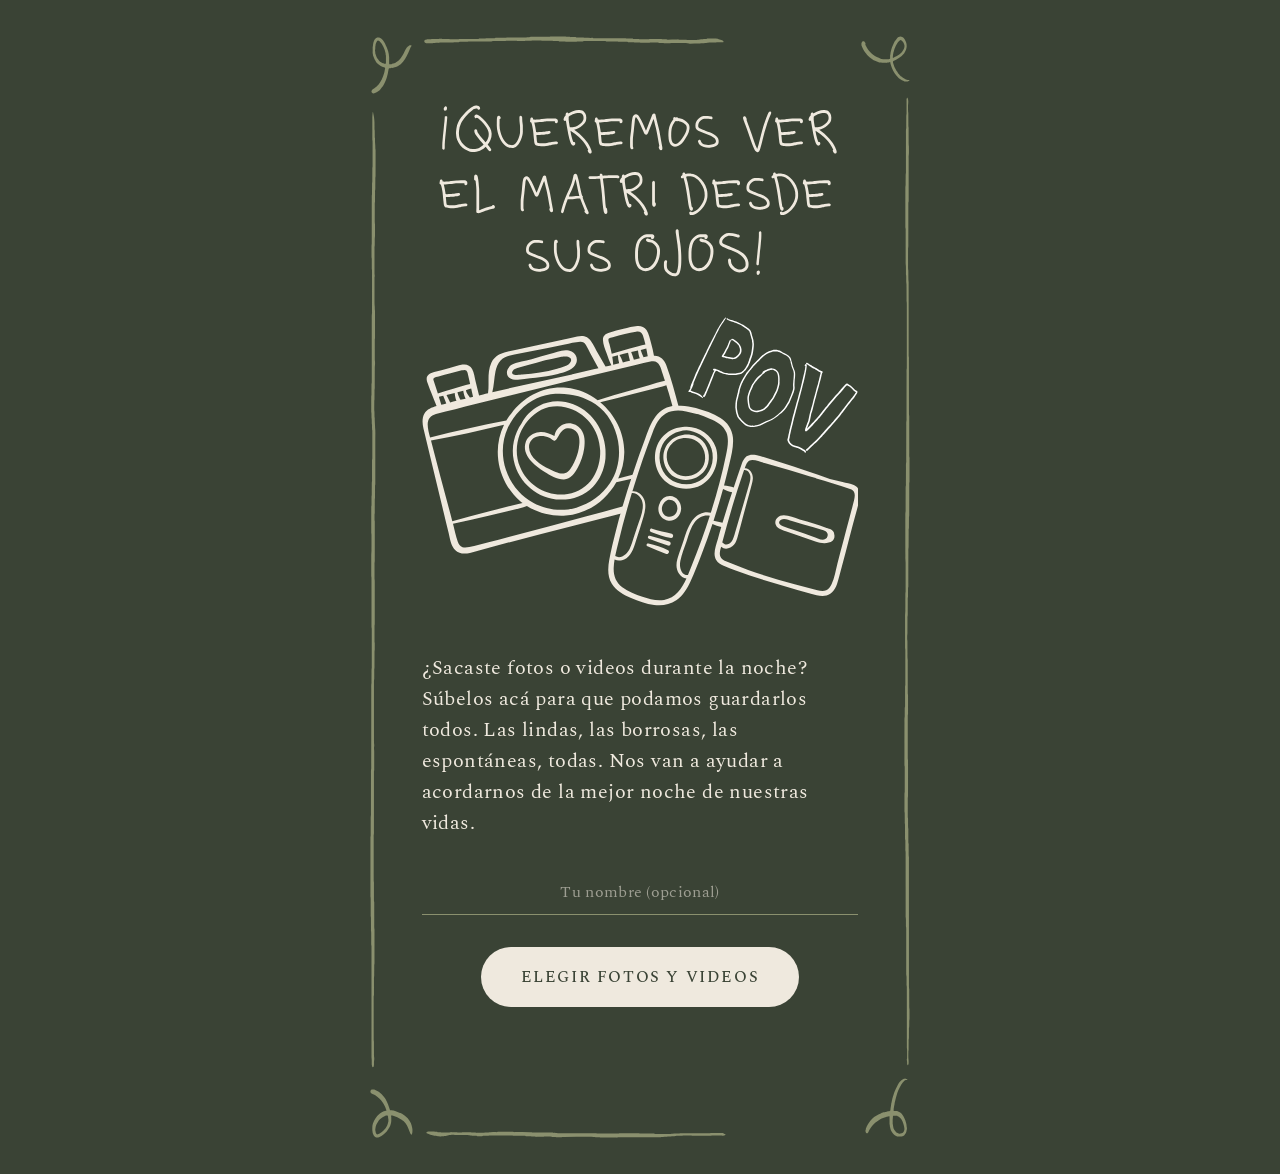
<file: fotos/index.html>
<!DOCTYPE html>
<html lang="es">
<head>
<meta charset="utf-8">
<meta name="viewport" content="width=device-width, initial-scale=1">
<title>Vale &amp; Jorge — Sube tus fotos</title>
<meta name="description" content="Comparte con Vale y Jorge las fotos y videos que tomaste en su matrimonio.">
<meta name="robots" content="noindex">
<link rel="icon" type="image/svg+xml" href="/favicon.svg">
<link rel="preconnect" href="https://fonts.googleapis.com">
<link rel="preconnect" href="https://fonts.gstatic.com" crossorigin>
<link href="https://fonts.googleapis.com/css2?family=Spectral:wght@300;400;500&display=swap" rel="stylesheet">
<style>
  :root {
    --dark: #3a4335;
    --sage: #8a906e;
    --cream: #efe9de;
  }
  * { box-sizing: border-box; }
  html { overflow-x: hidden; background: var(--dark); }
  body {
    margin: 0;
    background: var(--dark);
    font-family: 'Spectral', serif;
    color: var(--cream);
  }

  /* Tarjeta: todas las medidas del marco están en proporción al ancho (diseño base de 612 unidades). */
  .wrap {
    container-type: inline-size;
    width: 100%;
    max-width: 560px;
    margin: 0 auto;
  }
  .card {
    --u: calc(100cqw / 612);
    position: relative;
    min-height: 100svh;
    display: flex;
    flex-direction: column;
    align-items: center;
    justify-content: center;
    padding: calc(88 * var(--u)) 11% calc(80 * var(--u));
    text-align: center;
  }

  .frame { position: absolute; display: block; pointer-events: none; }
  .frame--sup  { left: 11.4%; right: 11.7%; top: calc(13.2 * var(--u)); height: calc(9.1 * var(--u)); }
  .frame--inf  { left: 11.8%; right: 11%;   bottom: calc(13.2 * var(--u)); height: calc(7.7 * var(--u)); }
  .frame--izq  { left: calc(10.6 * var(--u)); width: calc(6.8 * var(--u)); top: calc(95.5 * var(--u)); height: calc(100% - 185 * var(--u)); }
  .frame--der  { right: calc(10.9 * var(--u)); width: calc(6.1 * var(--u)); top: calc(79.6 * var(--u)); height: calc(100% - 171.8 * var(--u)); }
  .frame--tl { left: calc(12.1 * var(--u)); top: calc(14.4 * var(--u)); width: calc(44.2 * var(--u)); }
  .frame--tr { right: calc(10.6 * var(--u)); top: calc(13.5 * var(--u)); width: calc(53.7 * var(--u)); }
  .frame--bl { left: calc(11 * var(--u)); bottom: calc(13.3 * var(--u)); width: calc(46.7 * var(--u)); }
  .frame--br { right: calc(13.1 * var(--u)); bottom: calc(14.6 * var(--u)); width: calc(47.3 * var(--u)); }

  .titulo { display: block; width: 100%; height: auto; margin: 0 auto; }
  .camara { display: block; width: 100%; flex: none; height: auto; margin: calc(44 * var(--u)) auto 0; }

  .texto {
    width: 100%;
    margin: calc(52 * var(--u)) auto 0;
    font-size: clamp(16px, 4.3vw, 20px);
    line-height: 1.55;
    letter-spacing: 0.02em;
    text-align: left;
  }

  .btn {
    display: inline-block;
    margin-top: calc(34 * var(--u));
    font-family: 'Spectral', serif;
    font-size: clamp(14px, 3.6vw, 16px);
    font-weight: 500;
    letter-spacing: 0.1em;
    text-decoration: none;
    color: var(--dark);
    background: var(--cream);
    padding: 18px clamp(28px, 7vw, 40px);
    border-radius: 999px;
  }
  .btn:active { opacity: 0.85; }
  .btn[aria-disabled="true"] { opacity: 0.5; pointer-events: none; }

  .nombre {
    display: block;
    width: 100%;
    margin-top: calc(34 * var(--u));
    padding: 10px 2px;
    font-family: 'Spectral', serif;
    font-size: 16px;
    letter-spacing: 0.02em;
    color: var(--cream);
    background: transparent;
    border: 0;
    border-bottom: 1.5px solid var(--sage);
    border-radius: 0;
    text-align: center;
    outline: none;
  }
  .nombre::placeholder { color: var(--cream); opacity: 0.55; }
  .nombre:focus { border-bottom-color: var(--cream); }

  .visually-hidden {
    position: absolute; width: 1px; height: 1px; overflow: hidden;
    clip: rect(0 0 0 0); white-space: nowrap; opacity: 0;
  }

  .lista { width: 100%; margin: 26px 0 0; padding: 0; list-style: none; text-align: left; }
  .lista li { margin: 0 0 14px; font-size: 14px; letter-spacing: 0.02em; }
  .lista__fila { display: flex; justify-content: space-between; gap: 12px; }
  .lista__nombre { overflow: hidden; text-overflow: ellipsis; white-space: nowrap; }
  .lista__estado { flex: none; opacity: 0.8; }
  .barra { height: 4px; margin-top: 6px; border-radius: 4px; background: rgba(138, 144, 110, 0.35); overflow: hidden; }
  .barra > span { display: block; height: 100%; width: 0; background: var(--cream); transition: width 0.2s; }
  .lista li.error .lista__estado { color: #e9b5a4; opacity: 1; }

  .mensaje { margin: 22px 0 0; font-size: 15px; line-height: 1.5; text-align: center; min-height: 1.5em; }

  @media (min-width: 600px) {
    .wrap { padding: 24px 0; }
    .card { min-height: calc(100svh - 48px); }
  }
</style>
</head>
<body>
<main class="wrap">
<div class="card">
  <img class="frame frame--sup" src="/assets/pov-marco-sup.svg" alt="">
  <img class="frame frame--inf" src="/assets/pov-marco-inf.svg" alt="">
  <img class="frame frame--izq" src="/assets/pov-marco-izq.svg" alt="">
  <img class="frame frame--der" src="/assets/pov-marco-der.svg" alt="">
  <img class="frame frame--tl" src="/assets/pov-marco-esq-tl.svg" alt="">
  <img class="frame frame--tr" src="/assets/pov-marco-esq-tr.svg" alt="">
  <img class="frame frame--bl" src="/assets/pov-marco-esq-bl.svg" alt="">
  <img class="frame frame--br" src="/assets/pov-marco-esq-br.svg" alt="">

  <h1 style="margin:0;width:92%">
    <img class="titulo" src="/assets/pov-titulo.svg" alt="¡Queremos ver el matri desde sus ojos!">
  </h1>
  <img class="camara" src="/assets/pov-camara.svg" alt="Cámara de fotos y cámara de video con la palabra POV">

  <p class="texto">¿Sacaste fotos o videos durante la noche? Súbelos acá para que podamos guardarlos todos. Las lindas, las borrosas, las espontáneas, todas. Nos van a ayudar a acordarnos de la mejor noche de nuestras vidas.</p>

  <input class="nombre" id="nombre" type="text" maxlength="40" autocomplete="name" placeholder="Tu nombre (opcional)">
  <label class="btn" id="btnElegir" for="archivos" role="button">ELEGIR FOTOS Y VIDEOS</label>
  <input class="visually-hidden" id="archivos" type="file" accept="image/*,video/*" multiple>
  <p class="mensaje" id="mensaje" aria-live="polite"></p>
  <ul class="lista" id="lista"></ul>
</div>
</main>
<script>
(function () {
  var ENDPOINT = 'https://script.google.com/macros/s/AKfycbzwAVMuYZsmNsT11yHwrlT9bwBYpIQYJ-zu7GPNADyUr0sYSEEdw_i2ahd3PTzfnUDcHA/exec';
  var CHUNK = 8 * 1024 * 1024; // múltiplo de 256 KB, como exige Drive
  var TIPOS = { heic: 'image/heic', heif: 'image/heif', jpg: 'image/jpeg', jpeg: 'image/jpeg', png: 'image/png',
                gif: 'image/gif', webp: 'image/webp', mov: 'video/quicktime', mp4: 'video/mp4', m4v: 'video/mp4',
                '3gp': 'video/3gpp', webm: 'video/webm', avi: 'video/x-msvideo' };

  var input = document.getElementById('archivos');
  var nombreInput = document.getElementById('nombre');
  var btn = document.getElementById('btnElegir');
  var lista = document.getElementById('lista');
  var mensaje = document.getElementById('mensaje');
  var subiendo = false;
  var wakeLock = null;

  function tipoDe(file) {
    if (/^(image|video)\//.test(file.type)) return file.type;
    var ext = (file.name.split('.').pop() || '').toLowerCase();
    return TIPOS[ext] || '';
  }

  function nombreFinal(file) {
    var quien = nombreInput.value.trim().replace(/[\\\/:*?"<>|]/g, '');
    return quien ? quien + ' - ' + file.name : file.name;
  }

  function pedirUrl(file, tipo) {
    var q = 'name=' + encodeURIComponent(nombreFinal(file)) + '&type=' + encodeURIComponent(tipo) + '&size=' + file.size;
    return fetch(ENDPOINT + '?' + q).then(function (r) { return r.json(); }).then(function (j) {
      if (!j.ok) throw new Error(j.error || 'No se pudo iniciar');
      return j.url;
    });
  }

  function putChunk(url, blob, inicio, total, onProgress) {
    return new Promise(function (resolve, reject) {
      var xhr = new XMLHttpRequest();
      xhr.open('PUT', url);
      xhr.setRequestHeader('Content-Range', 'bytes ' + inicio + '-' + (inicio + blob.size - 1) + '/' + total);
      xhr.upload.onprogress = function (e) { if (e.lengthComputable) onProgress(inicio + e.loaded); };
      xhr.onload = function () {
        if (xhr.status === 200 || xhr.status === 201) resolve('fin');
        else if (xhr.status === 308) resolve('sigue');
        else reject(new Error('HTTP ' + xhr.status));
      };
      xhr.onerror = function () { reject(new Error('red')); };
      xhr.ontimeout = xhr.onerror;
      xhr.send(blob);
    });
  }

  function esperar(ms) { return new Promise(function (r) { setTimeout(r, ms); }); }

  async function subirArchivo(file, tipo, onProgress) {
    var url = await pedirUrl(file, tipo);
    var offset = 0;
    var intentos = 0;
    while (offset < file.size) {
      var fin = Math.min(offset + CHUNK, file.size);
      try {
        var r = await putChunk(url, file.slice(offset, fin), offset, file.size, onProgress);
        offset = fin;
        intentos = 0;
        onProgress(offset);
        if (r === 'fin') return;
      } catch (err) {
        intentos++;
        if (intentos > 4) throw err;
        await esperar(1500 * intentos);
      }
    }
  }

  function fila(file) {
    var li = document.createElement('li');
    li.innerHTML = '<div class="lista__fila"><span class="lista__nombre"></span><span class="lista__estado">En espera</span></div><div class="barra"><span></span></div>';
    li.querySelector('.lista__nombre').textContent = file.name;
    lista.appendChild(li);
    return li;
  }

  function setBloqueado(b) {
    subiendo = b;
    btn.setAttribute('aria-disabled', b ? 'true' : 'false');
    input.disabled = b;
  }

  async function pedirPantalla() {
    try { if (navigator.wakeLock) wakeLock = await navigator.wakeLock.request('screen'); } catch (e) {}
  }

  input.addEventListener('change', async function () {
    var archivos = Array.prototype.slice.call(input.files);
    input.value = '';
    if (!archivos.length || subiendo) return;
    if (ENDPOINT.indexOf('http') !== 0) { mensaje.textContent = 'La subida aún no está lista.'; return; }

    setBloqueado(true);
    mensaje.textContent = 'Subiendo… mantén esta pantalla abierta hasta que termine.';
    pedirPantalla();
    var ok = 0, fallos = 0;

    for (var i = 0; i < archivos.length; i++) {
      var f = archivos[i];
      var li = fila(f);
      var estado = li.querySelector('.lista__estado');
      var barra = li.querySelector('.barra > span');
      var tipo = tipoDe(f);
      if (!tipo) { li.className = 'error'; estado.textContent = 'Formato no válido'; fallos++; continue; }
      estado.textContent = '0%';
      try {
        await subirArchivo(f, tipo, function (bytes) {
          var pct = Math.min(100, Math.round(bytes / f.size * 100));
          barra.style.width = pct + '%';
          estado.textContent = pct + '%';
        });
        barra.style.width = '100%';
        estado.textContent = 'Listo';
        ok++;
      } catch (err) {
        li.className = 'error';
        estado.textContent = 'No se pudo subir';
        fallos++;
      }
    }

    if (wakeLock) { try { wakeLock.release(); } catch (e) {} wakeLock = null; }
    setBloqueado(false);
    mensaje.textContent = fallos
      ? ok + ' subido(s), ' + fallos + ' con error. Puedes volver a intentar con los que fallaron.'
      : '¡Gracias! Tus ' + ok + ' archivo(s) ya llegaron a Vale y Jorge.';
  });

  window.addEventListener('beforeunload', function (e) {
    if (subiendo) { e.preventDefault(); e.returnValue = ''; }
  });
})();
</script>
</body>
</html>
</file>
